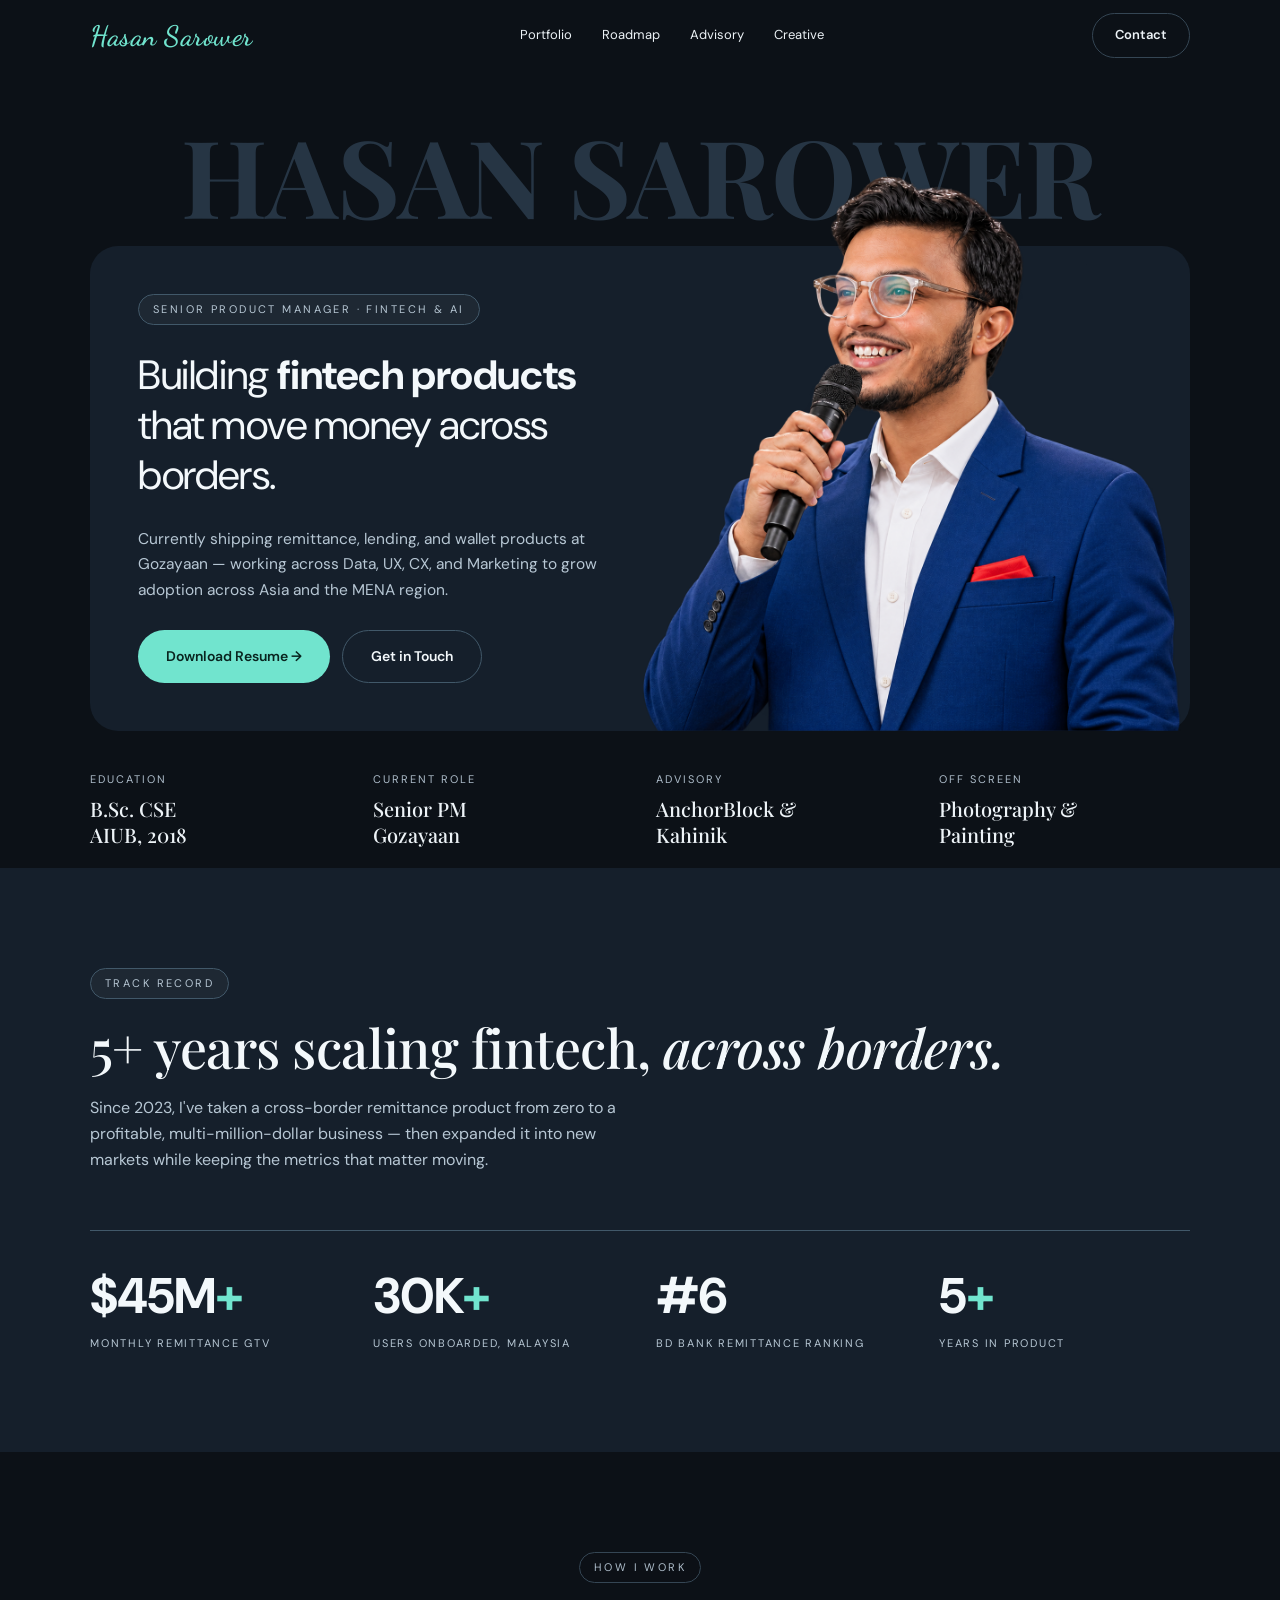
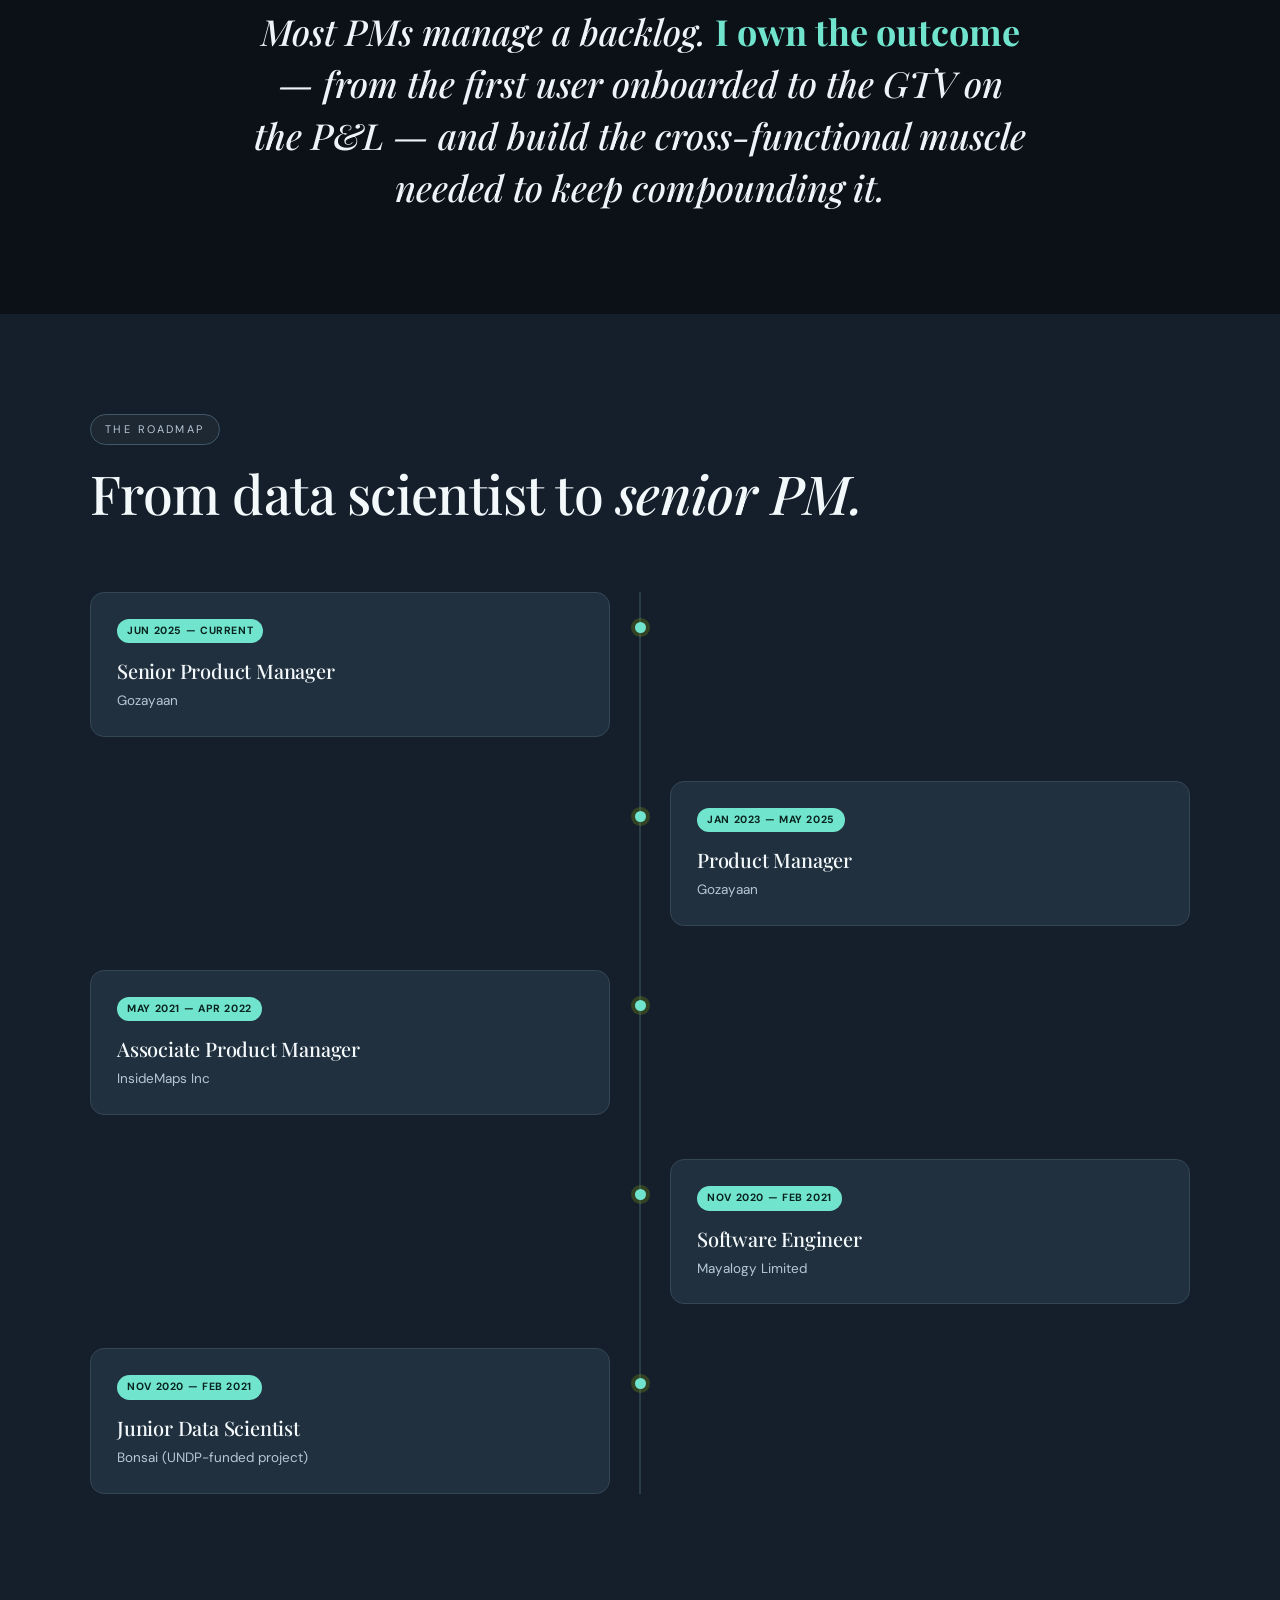
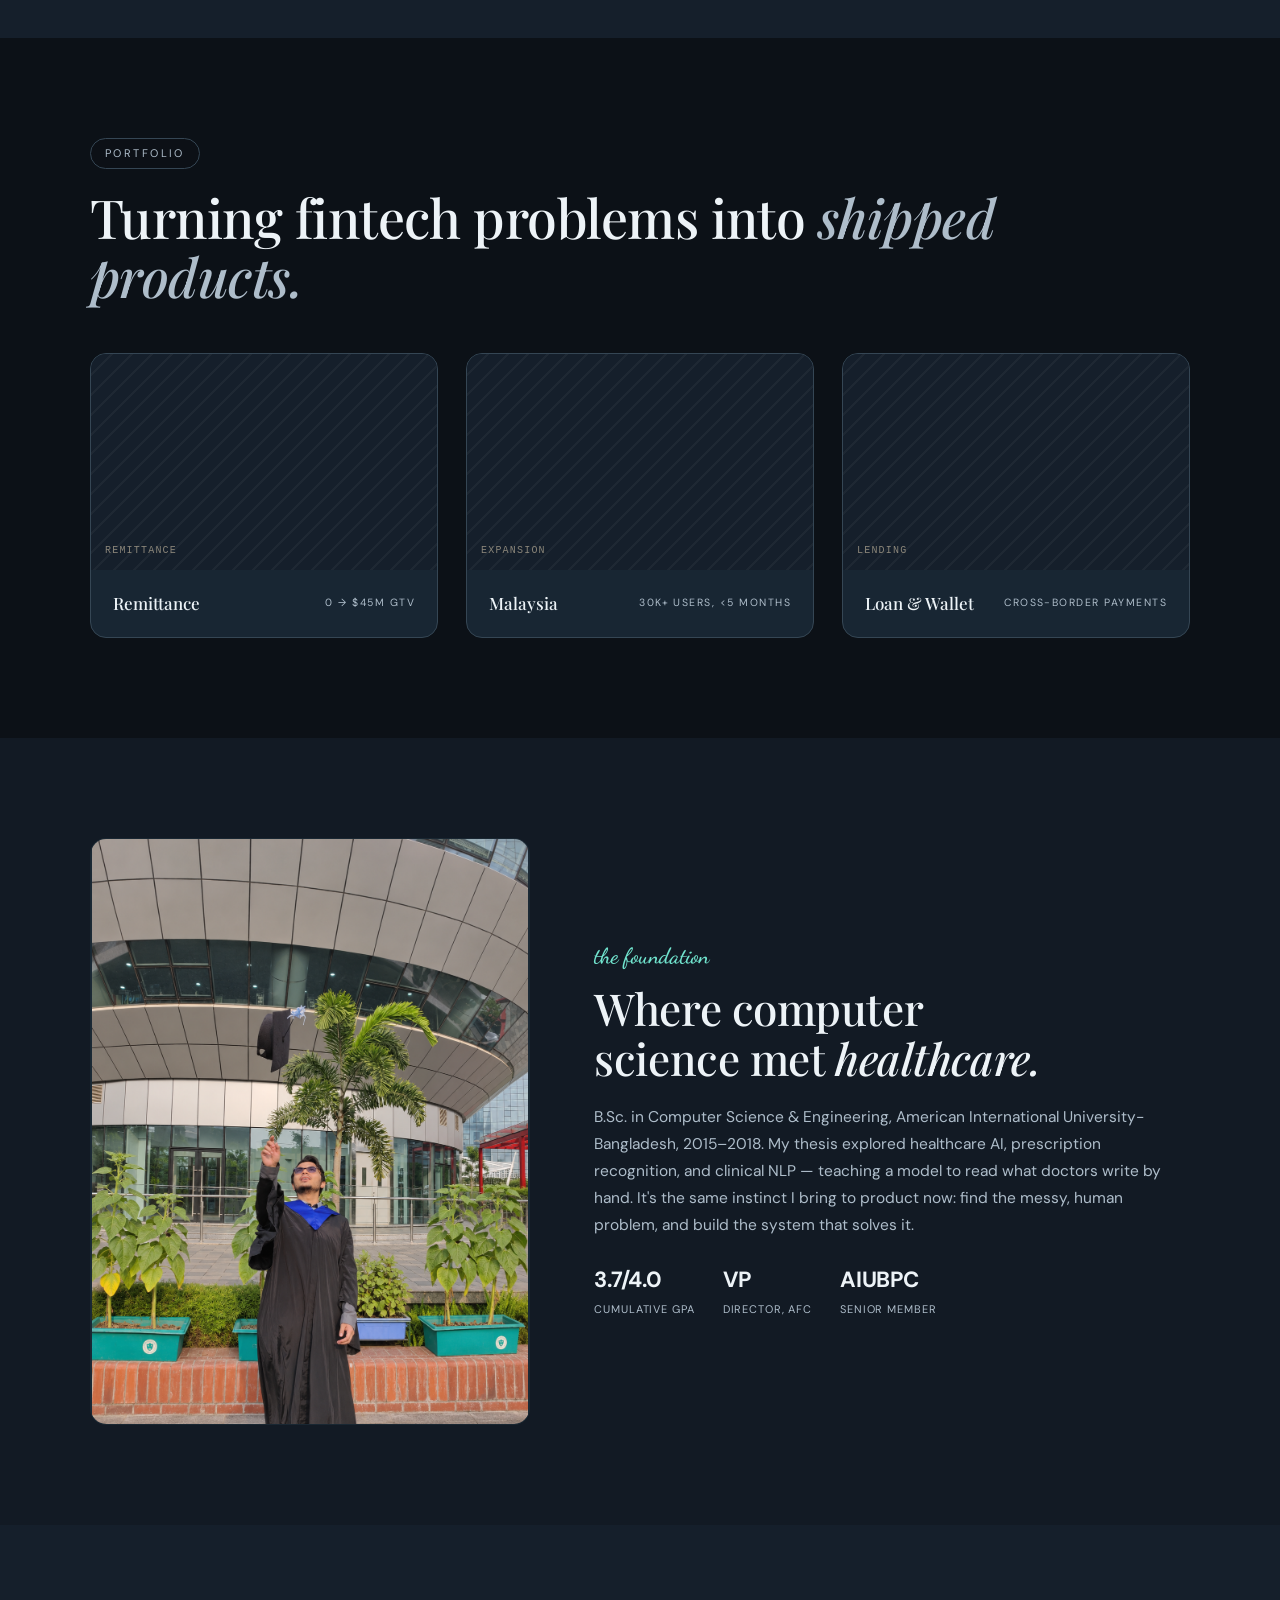
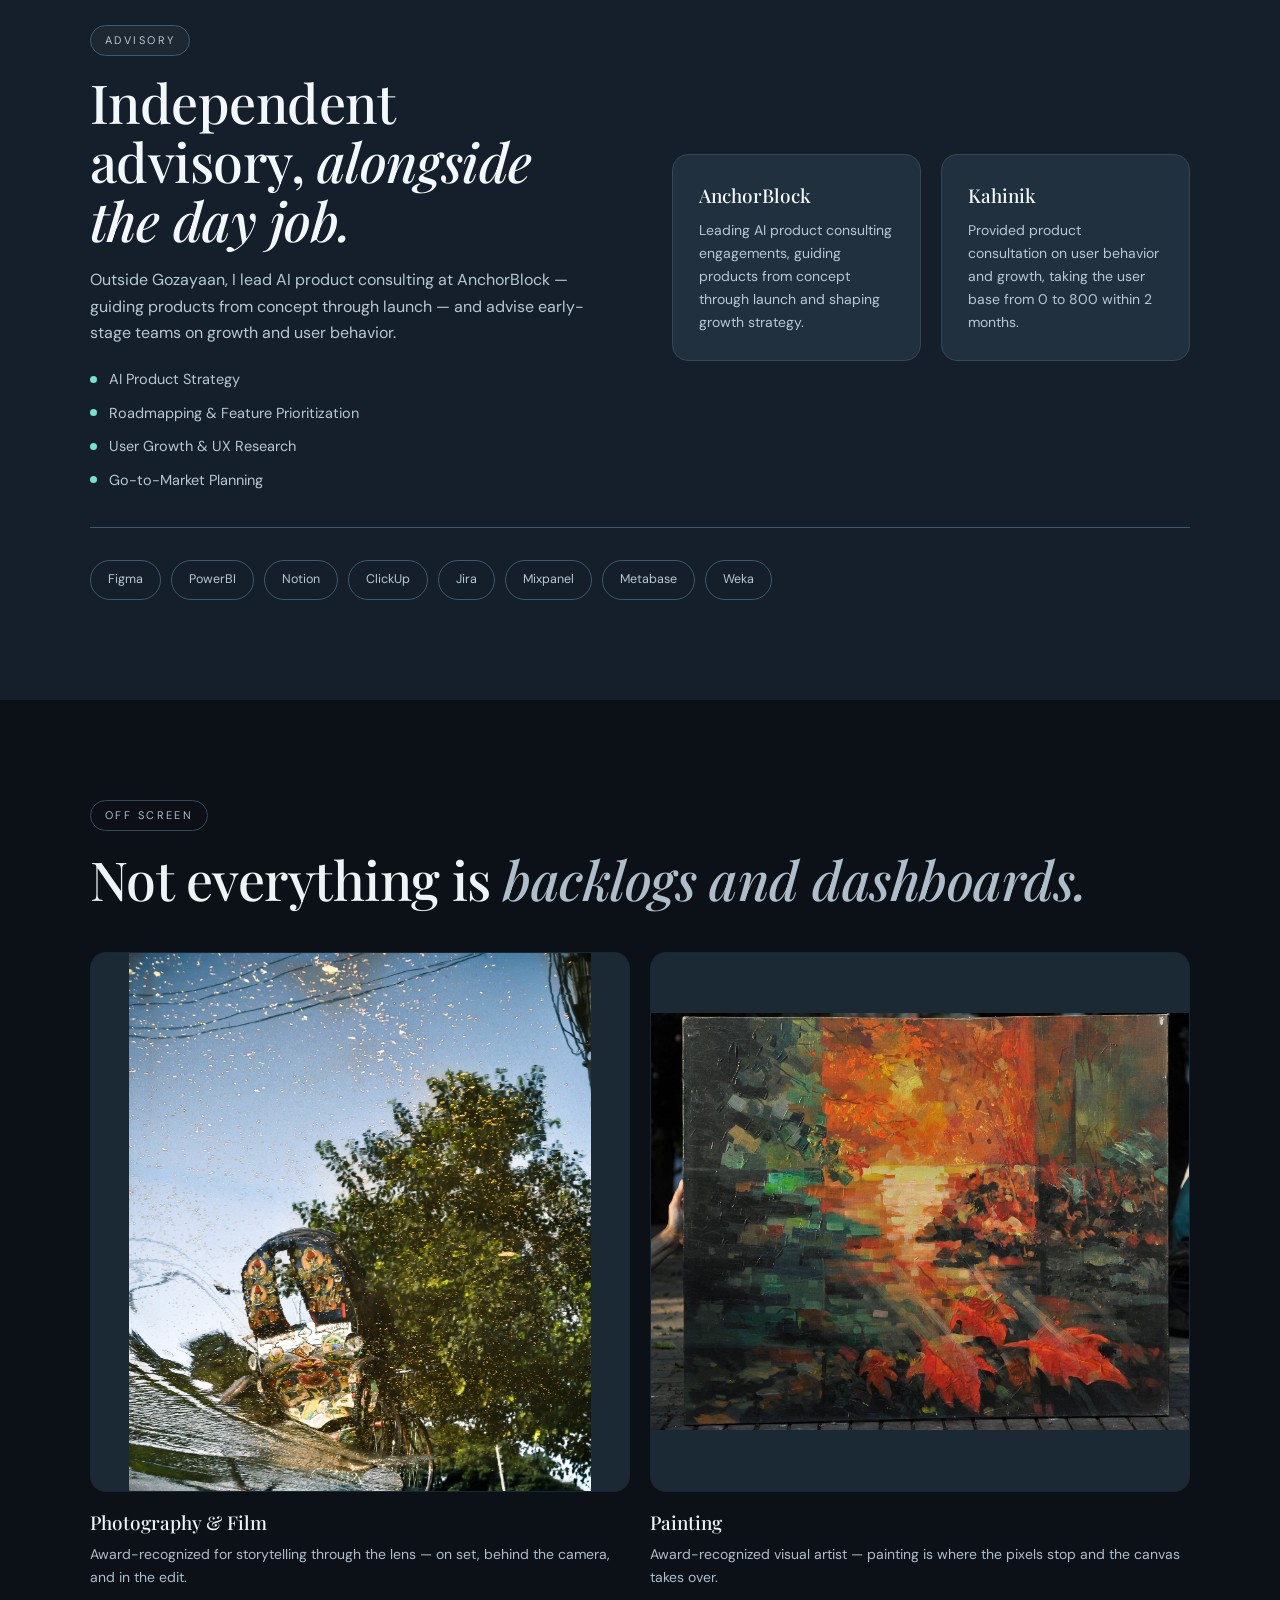
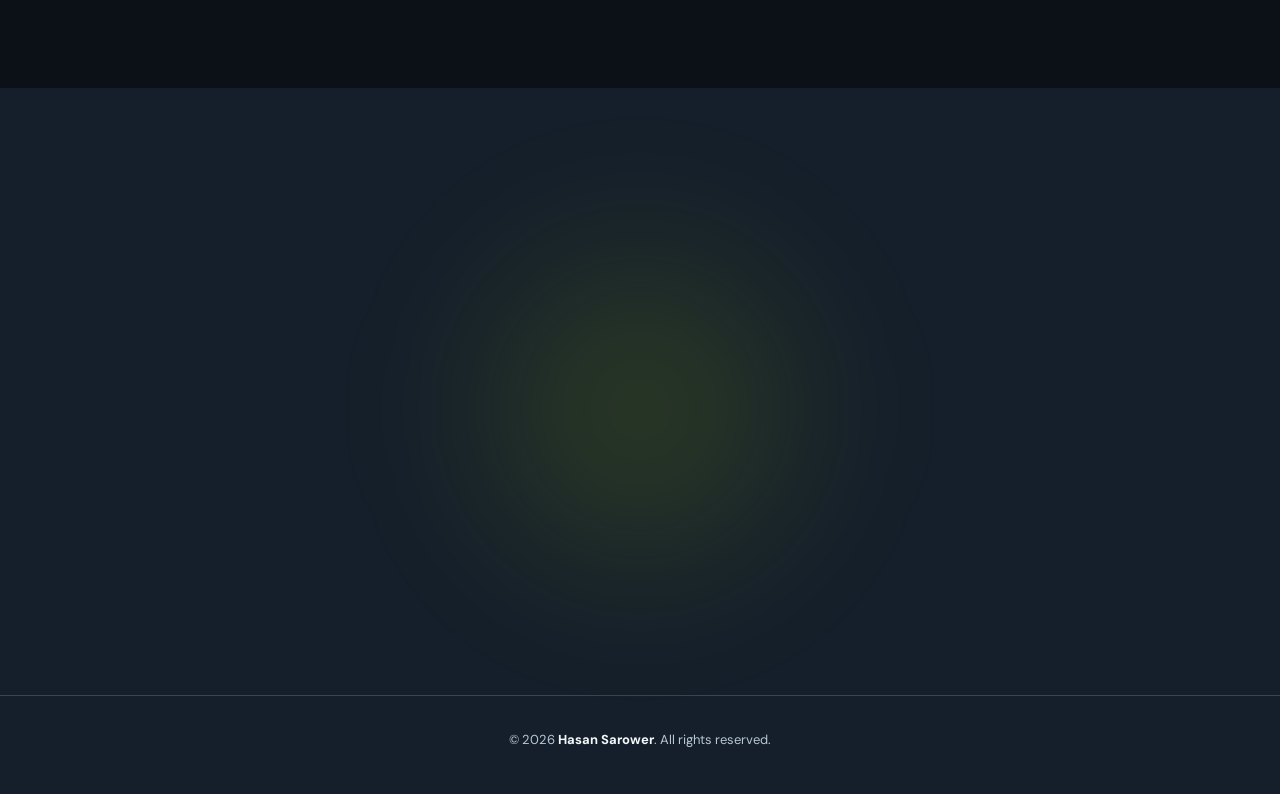
<file: index.html>
<!DOCTYPE html>
<html lang="en" data-vibe="dark">
<head>
<meta charset="UTF-8" />
<meta name="viewport" content="width=device-width, initial-scale=1" />
<title>Hasan Sarower — Senior Product Manager (Fintech &amp; AI)</title>
<meta name="description" content="Hasan Sarower — Senior Product Manager in Fintech &amp; AI. Building cross-border remittance and lending products at Gozayaan." />

<link rel="preconnect" href="https://fonts.googleapis.com" />
<link rel="preconnect" href="https://fonts.gstatic.com" crossorigin />
<link href="https://fonts.googleapis.com/css2?family=DM+Sans:ital,opsz,wght@0,9..40,400;0,9..40,500;0,9..40,600;0,9..40,700;1,9..40,400&family=Playfair+Display:ital,wght@0,400..700;1,400..700&family=Dancing+Script:wght@500..700&display=swap" rel="stylesheet" />

<style>
:root{
  --bg:#ece6d8;
  --bg-2:#e4ddcc;
  --bg-3:#dcd3bf;
  --ink:#1a1a1a;
  --ink-2:#2a2a2a;
  --muted-ink:#6b6b6b;
  --dim-ink:#8a8579;
  --card:#121212;
  --card-2:#1a1a1a;
  --card-3:#232323;
  --border:#2a2a2a;
  --border-cream:rgba(0,0,0,.08);
  --accent:#b7e401;
  --accent-ink:#161a05;
  --text:#ffffff;
  --body:#b8b8b8;
  --muted:#888;
  --logo:#7c8a4a;
  --ease:cubic-bezier(.22,1,.36,1);
}
*{box-sizing:border-box;margin:0;padding:0}
html{scroll-behavior:smooth}
html,body{background:var(--bg);color:var(--ink)}
body{font-family:'DM Sans',system-ui,sans-serif;line-height:1.55;-webkit-font-smoothing:antialiased;overflow-x:hidden}
a{color:inherit;text-decoration:none}
img{display:block;max-width:100%}
h1,h2,h3,h4,h5{font-family:'DM Sans',sans-serif}
::selection{background:var(--accent);color:var(--accent-ink)}
.container{max-width:1180px;margin:0 auto;padding:0 40px}
@media (max-width:720px){.container{padding:0 22px}}

/* ---------- NAV ---------- */
.nav{position:fixed;inset:0 0 auto 0;height:72px;z-index:50;transition:background .4s var(--ease),backdrop-filter .4s var(--ease),border-color .4s var(--ease);border-bottom:1px solid transparent}
.nav.scrolled{background:rgba(236,230,216,.9);backdrop-filter:blur(14px);-webkit-backdrop-filter:blur(14px);border-bottom-color:rgba(0,0,0,.06)}
.nav-inner{max-width:1180px;margin:0 auto;padding:0 40px;height:100%;display:flex;align-items:center;justify-content:space-between}
@media (max-width:720px){.nav-inner{padding:0 22px}}
.logo-sig{font-family:'Dancing Script',cursive;font-weight:600;color:var(--logo);font-size:28px;letter-spacing:.5px;line-height:1}
.nav-links{display:flex;gap:30px;font-size:13px;color:#3a3a3a}
.nav-links a{transition:color .25s var(--ease)}
.nav-links a:hover{color:#000}
.btn{display:inline-flex;align-items:center;gap:8px;border-radius:999px;font-size:13px;font-weight:600;padding:11px 22px;transition:transform .3s var(--ease),background .3s var(--ease),color .3s var(--ease),border-color .3s var(--ease);cursor:pointer;border:none;font-family:inherit}
.btn-primary{background:var(--accent);color:var(--accent-ink)}
.btn-primary:hover{transform:translateY(-2px);background:#c6f00a}
.btn-ghost{border:1px solid rgba(255,255,255,.24);color:#eee;background:transparent}
.btn-ghost:hover{border-color:#fff;color:#fff;transform:translateY(-2px)}
.btn-ghost-dark{border:1px solid rgba(0,0,0,.25);color:#1a1a1a;background:transparent}
.btn-ghost-dark:hover{border-color:#000;background:rgba(0,0,0,.04);transform:translateY(-2px)}
.btn-lg{padding:15px 28px;font-size:14px}
.burger{display:none;width:42px;height:42px;border-radius:999px;align-items:center;justify-content:center;border:1px solid rgba(0,0,0,.14);background:transparent}
.burger span,.burger span::before,.burger span::after{content:'';position:absolute;width:16px;height:1.5px;background:#1a1a1a}
.burger span{position:relative;display:block}
.burger span::before{top:-5px;left:0}
.burger span::after{top:5px;left:0}
.mobile-menu{position:fixed;inset:0;background:var(--bg);z-index:45;display:flex;flex-direction:column;align-items:center;justify-content:center;gap:26px;opacity:0;pointer-events:none;transition:opacity .4s var(--ease)}
.mobile-menu.open{opacity:1;pointer-events:auto}
.mobile-menu a{font-family:'Playfair Display',serif;font-size:32px;color:#1a1a1a}
@media (max-width:860px){
  .nav-links,.nav-cta{display:none}
  .burger{display:inline-flex;position:relative}
}

/* ---------- SECTIONS / TYPE ---------- */
section{padding:100px 0;position:relative}
section.alt{background:var(--bg-2)}
section.deep{background:var(--card);color:#fff}
.eyebrow{display:inline-block;font-size:11px;letter-spacing:.22em;text-transform:uppercase;color:#4a4a4a;border:1px solid rgba(0,0,0,.12);background:rgba(0,0,0,.03);padding:6px 14px;border-radius:999px}
section.deep .eyebrow{color:#aaa;border-color:rgba(255,255,255,.14);background:rgba(255,255,255,.04)}
.section-title{font-family:'Playfair Display',serif;font-weight:500;font-size:clamp(32px,4.2vw,54px);line-height:1.1;letter-spacing:-.01em;color:#1a1a1a;margin-top:18px}
section.deep .section-title{color:#fff}
.section-title em{font-style:italic;color:#6a6a6a}
section.deep .section-title em{color:#cfcfcf}
.section-sub{color:#5a5a5a;font-size:16px;max-width:540px;line-height:1.65;margin-top:18px}
section.deep .section-sub{color:#9a9a9a}

/* ---------- HERO ---------- */
.hero{padding:120px 0 0}
.hero-watermark{font-family:'Playfair Display',serif;font-weight:700;color:#d4cebe;font-size:clamp(36px,8.5vw,108px);text-transform:uppercase;letter-spacing:-.01em;white-space:nowrap;line-height:1;text-align:center;pointer-events:none;user-select:none;margin-bottom:-18px;position:relative;z-index:1}
.hero-card{position:relative;background:var(--card);border-radius:28px;display:grid;grid-template-columns:1.05fr .95fr;grid-template-areas:"copy photo";gap:0;min-height:440px;z-index:2;overflow:visible;margin-top:36px}
.hero-copy{grid-area:copy;padding:48px 30px 48px 48px;display:flex;flex-direction:column;justify-content:center;gap:26px}
.hero-copy .eyebrow{width:fit-content;color:#aaa;border-color:rgba(255,255,255,.14);background:rgba(255,255,255,.04)}
.hero-copy h1{font-weight:400;font-size:clamp(28px,3.2vw,42px);line-height:1.22;color:#fff;letter-spacing:-.01em}
.hero-copy h1 b{font-weight:700}
.hero-copy p.lede{color:var(--body);font-size:15.5px;max-width:44ch;line-height:1.65}
.hero-buttons{display:flex;gap:12px;flex-wrap:wrap}
 .hero-photo{grid-area:photo;position:relative;min-width:0;align-self:stretch}
.hero-photo img{position:absolute;right:0;bottom:0;width:calc(100% + 40px);max-width:none;height:calc(100% + 100px);object-fit:contain;object-position:center bottom}
@media (max-width:860px){
  .hero-watermark{font-size:clamp(30px,8.5vw,68px)}
  .hero-card{grid-template-columns:1fr;grid-template-areas:"photo" "copy";margin-top:70px}
  .hero-photo{height:310px}
  .hero-photo img{left:50%;right:auto;transform:translateX(-50%);width:100%;height:380px}
  .hero-copy{padding:32px 28px 36px}
}
.hero-strip{margin-top:0}
.hero-strip-inner{max-width:1180px;margin:0 auto;padding:40px 40px 20px;display:grid;grid-template-columns:repeat(4,1fr);gap:32px}
.hc .lbl{font-size:11px;letter-spacing:.18em;text-transform:uppercase;color:var(--dim-ink);margin-bottom:8px}
.hc h3{font-family:'Playfair Display',serif;font-weight:500;font-size:20px;color:#1a1a1a;line-height:1.3}
@media (max-width:860px){.hero-strip-inner{grid-template-columns:repeat(2,1fr);gap:28px 24px;padding:32px 22px}}

/* ---------- STATS ---------- */
.stats-grid{display:grid;grid-template-columns:repeat(4,1fr);gap:32px;margin-top:56px;padding-top:40px;border-top:1px solid rgba(255,255,255,.08)}
.stat .num{font-weight:700;font-size:clamp(34px,4vw,50px);color:#fff;letter-spacing:-.02em;font-variant-numeric:tabular-nums;line-height:1}
.stat .num .suf{color:var(--accent)}
.stat .lbl{margin-top:14px;font-size:11px;letter-spacing:.16em;text-transform:uppercase;color:#9a9a9a}
@media (max-width:860px){.stats-grid{grid-template-columns:repeat(2,1fr);gap:36px 24px}}

/* ---------- PHILOSOPHY ---------- */
.big-statement{max-width:780px;margin:0 auto;text-align:center}
.big-statement .quote{font-family:'Playfair Display',serif;font-weight:500;font-style:italic;font-size:clamp(24px,3vw,36px);line-height:1.45;color:#2a2a2a}
.big-statement .quote b{font-style:normal;font-weight:700;background:linear-gradient(90deg,#7e9a00,#8fae00);-webkit-background-clip:text;background-clip:text;color:transparent}

/* ---------- ROADMAP / TIMELINE ---------- */
.timeline{position:relative;margin-top:70px}
.timeline::before{content:'';position:absolute;left:50%;top:0;bottom:0;width:1px;background:rgba(255,255,255,.1);transform:translateX(-.5px)}
.tl-row{position:relative;display:grid;grid-template-columns:1fr 60px 1fr;gap:0;margin-bottom:44px}
.tl-dot{width:11px;height:11px;border-radius:999px;background:var(--accent);justify-self:center;align-self:start;margin-top:30px;box-shadow:0 0 0 4px rgba(183,228,1,.18)}
.tl-card{background:var(--card-3);border:1px solid var(--border);border-radius:14px;padding:24px 26px;transition:border-color .4s var(--ease),transform .5s var(--ease)}
.tl-card:hover{border-color:rgba(183,228,1,.25);transform:translateY(-2px)}
.tl-tag{display:inline-block;background:var(--accent);color:var(--accent-ink);font-weight:700;font-size:10.5px;letter-spacing:.06em;padding:4px 10px;border-radius:999px;margin-bottom:12px}
.tl-card h4{font-family:'Playfair Display',serif;font-weight:500;font-size:20px;color:#fff;margin-bottom:5px;letter-spacing:-.01em}
.tl-card .org{color:#bbb;font-size:13.5px}
.tl-row:nth-child(odd) .tl-card.left{grid-column:1}
.tl-row:nth-child(odd) .tl-card.right{visibility:hidden}
.tl-row:nth-child(even) .tl-card.left{visibility:hidden}
.tl-row:nth-child(even) .tl-card.right{grid-column:3}
@media (max-width:860px){
  .timeline::before{left:18px}
  .tl-row{grid-template-columns:40px 1fr;gap:0}
  .tl-dot{grid-column:1;margin-top:24px}
  .tl-row .tl-card.right{visibility:visible;grid-column:2}
  .tl-row .tl-card.left{visibility:hidden;display:none}
  .tl-row:nth-child(even) .tl-card.right{visibility:visible;display:block}
  .tl-row:nth-child(odd) .tl-card.left{display:block;visibility:visible;grid-column:2}
}

/* ---------- PORTFOLIO ---------- */
.grid-3{display:grid;grid-template-columns:repeat(3,1fr);gap:28px;margin-top:48px}
@media (max-width:860px){.grid-3{grid-template-columns:1fr}}
.project{background:#fff;border:1px solid rgba(0,0,0,.06);overflow:hidden;transition:transform .5s var(--ease),border-color .4s var(--ease),box-shadow .4s var(--ease);border-radius:16px}
.project:hover{transform:translateY(-4px);border-color:rgba(0,0,0,.12);box-shadow:0 20px 44px rgba(0,0,0,.08)}
.project .thumb{position:relative;aspect-ratio:16/10;background:var(--card);overflow:hidden}
.project .thumb .stripes{position:absolute;inset:0;background-image:repeating-linear-gradient(135deg,rgba(255,255,255,.04) 0 2px,transparent 2px 14px)}
.project .thumb::after{content:attr(data-label);position:absolute;bottom:12px;left:14px;font-family:ui-monospace,Menlo,monospace;font-size:10px;letter-spacing:.12em;color:#8a8579;text-transform:uppercase;z-index:1}
.project .overlay{position:absolute;inset:0;background:linear-gradient(180deg,rgba(0,0,0,0) 40%,rgba(0,0,0,.92));opacity:0;display:flex;align-items:flex-end;padding:22px;transition:opacity .4s var(--ease)}
.project:hover .overlay{opacity:1}
.project .overlay span{font-size:10.5px;letter-spacing:.18em;text-transform:uppercase;color:var(--accent);display:block;margin-bottom:5px}
.project .overlay h4{font-family:'Playfair Display',serif;font-size:20px;color:#fff}
.project .meta{padding:20px 22px;display:flex;align-items:center;justify-content:space-between}
.project .meta h5{font-family:'Playfair Display',serif;font-weight:500;font-size:17px;color:#1a1a1a}
.project .meta .cat{font-size:10.5px;letter-spacing:.14em;text-transform:uppercase;color:#888;text-align:right}

/* ---------- EDUCATION SPLIT ---------- */
.split{display:grid;grid-template-columns:.85fr 1.15fr;gap:64px;align-items:center}
@media (max-width:860px){.split{grid-template-columns:1fr;gap:36px}}
.img-ph{aspect-ratio:4/3;background:var(--bg-3);position:relative;overflow:hidden;border-radius:16px;border:1px solid rgba(0,0,0,.06)}
.img-ph .stripes{position:absolute;inset:0;background-image:repeating-linear-gradient(135deg,rgba(0,0,0,.045) 0 2px,transparent 2px 14px)}
.img-ph::after{content:attr(data-label);position:absolute;bottom:14px;left:16px;font-family:ui-monospace,Menlo,monospace;font-size:10.5px;letter-spacing:.12em;color:var(--dim-ink);text-transform:uppercase}
.sec-label{display:inline-flex;align-items:center;gap:8px;font-family:'Dancing Script',cursive;font-weight:600;color:var(--logo);font-size:22px;line-height:1;margin-bottom:16px}
.display-h{font-family:'Playfair Display',serif;font-weight:500;font-size:clamp(30px,3.6vw,44px);line-height:1.15;letter-spacing:-.01em;color:#1a1a1a;text-wrap:balance}
.edu-body p{color:#5a5a5a;font-size:15.5px;line-height:1.75;margin-top:20px;max-width:52ch}
.edu-meta{margin-top:24px;display:flex;gap:28px;flex-wrap:wrap}
.edu-meta div .n{font-weight:700;font-size:22px;color:#1a1a1a;letter-spacing:-.01em}
.edu-meta div .t{font-size:11px;color:#6a6a6a;margin-top:3px;letter-spacing:.08em;text-transform:uppercase}

/* ---------- ADVISORY ---------- */
.bullet-list{margin-top:22px;display:flex;flex-direction:column;gap:11px}
.bullet-list li{display:flex;align-items:center;gap:12px;color:#c4c4c4;list-style:none;font-size:14.5px}
.bullet-list li::before{content:'';width:7px;height:7px;border-radius:999px;background:var(--accent);flex-shrink:0}
.grid-2{display:grid;grid-template-columns:repeat(2,1fr);gap:20px;margin-top:20px}
@media (max-width:860px){.grid-2{grid-template-columns:1fr}}
.adv-card{background:var(--card-3);border:1px solid var(--border);border-radius:16px;padding:26px;transition:border-color .3s var(--ease),transform .3s var(--ease)}
.adv-card:hover{border-color:rgba(183,228,1,.25);transform:translateY(-3px)}
.adv-card h4{font-family:'Playfair Display',serif;font-weight:500;font-size:19px;color:#fff;margin-bottom:8px}
.adv-card p{color:#999;font-size:14px;line-height:1.65}
.pill-row{display:flex;flex-wrap:wrap;gap:10px;margin-top:36px;padding-top:32px;border-top:1px solid rgba(255,255,255,.08)}
.pill{border-radius:999px;font-size:12.5px;padding:9px 17px;border:1px solid rgba(255,255,255,.16);color:#bbb}

/* ---------- CREATIVE / OFF SCREEN ---------- */
.grid-2-sq{display:grid;grid-template-columns:1fr 1fr;gap:20px;margin-top:44px}
@media (max-width:860px){.grid-2-sq{grid-template-columns:1fr}}
.grid-2-sq .img-ph{aspect-ratio:1/1}
.grid-2-sq .cap{margin-top:16px}
.grid-2-sq .cap h4{font-family:'Playfair Display',serif;font-weight:500;font-size:19px;color:#1a1a1a;margin-bottom:6px}
.grid-2-sq .cap p{color:#6a6a6a;font-size:14px;line-height:1.6}

/* ---------- CONTACT ---------- */
.contact-wrap{position:relative}
.contact-glow{position:absolute;left:50%;top:10%;width:520px;height:520px;transform:translateX(-50%);background:radial-gradient(circle,rgba(183,228,1,.16) 0%,rgba(183,228,1,0) 62%);filter:blur(60px);pointer-events:none;z-index:0}
.contact-grid{display:grid;grid-template-columns:.62fr 1.38fr;gap:44px;align-items:center;position:relative;z-index:1}
@media (max-width:860px){.contact-grid{grid-template-columns:1fr;gap:36px;text-align:center}}
.contact-portrait{position:relative;width:100%;aspect-ratio:4/5;max-width:300px;border-radius:20px;overflow:hidden;border:1px solid rgba(255,255,255,.08);box-shadow:0 28px 70px rgba(0,0,0,.4)}
.contact-portrait img{width:100%;height:100%;object-fit:cover}
.contact-portrait .ph-fallback{position:absolute;inset:0;display:flex;align-items:center;justify-content:center;color:#555;font-size:12px;letter-spacing:.1em;text-transform:uppercase;background:linear-gradient(160deg,#1c1c1c,#0c0c0c)}
@media (max-width:860px){.contact-portrait{margin:0 auto}}
.big-h{font-family:'Playfair Display',serif;font-weight:500;font-size:clamp(34px,4.6vw,58px);line-height:1.1;letter-spacing:-.02em;color:#fff;text-wrap:balance}
.big-h .green{background:linear-gradient(90deg,#b7e401,#e2ff5a);-webkit-background-clip:text;background-clip:text;color:transparent}
.contact-sub{color:#9a9a9a;max-width:480px;margin-top:18px;font-size:15.5px}
.contact-details{margin-top:30px;display:flex;flex-direction:column;gap:6px}
.contact-details a,.contact-details span{color:#ccc;font-size:14.5px}
.contact-buttons{display:flex;gap:12px;flex-wrap:wrap;margin-top:30px}
@media (max-width:860px){.contact-buttons{justify-content:center}.contact-details{align-items:center}}

.foot{text-align:center;color:var(--dim-ink);font-size:13px;padding:34px 0 44px;background:var(--card);border-top:1px solid var(--border)}
.foot b{color:#ccc}

/* ---------- reveal ---------- */
.reveal{opacity:0;transform:translateY(20px);transition:opacity .8s var(--ease),transform .8s var(--ease)}
.reveal.in{opacity:1;transform:none}
@media (prefers-reduced-motion:reduce){.reveal{opacity:1;transform:none;transition:none}}
:focus-visible{outline:2px solid var(--accent);outline-offset:3px;border-radius:6px}
</style>
<link rel="stylesheet" href="assets/vibe.css?v=dark-only-3" />
</head>
<body>

<nav class="nav" id="nav">
  <div class="nav-inner">
    <a class="logo-sig" href="#top">Hasan Sarower</a>
    <div class="nav-links">
      <a href="#work">Portfolio</a>
      <a href="#roadmap">Roadmap</a>
      <a href="#advisory">Advisory</a>
      <a href="#creative">Creative</a>
    </div>
    <div class="nav-actions">
      <a class="btn btn-ghost-dark nav-cta" href="#contact">Contact</a>
    </div>
    <button class="burger" id="burger" aria-label="Open menu"><span></span></button>
  </div>
</nav>

<div class="mobile-menu" id="mobileMenu">
  <a href="#work">Portfolio</a>
  <a href="#roadmap">Roadmap</a>
  <a href="#advisory">Advisory</a>
  <a href="#creative">Creative</a>
  <a href="#contact">Contact</a>
</div>

<!-- HERO -->
<header id="top" class="hero">
  <div class="container">
    <p class="hero-watermark reveal">HASAN SAROWER</p>
    <div class="hero-card reveal">
      <div class="hero-copy">
        <span class="eyebrow">Senior Product Manager · Fintech &amp; AI</span>
        <h1>Building <b>fintech products</b> that move money across borders.</h1>
        <p class="lede">Currently shipping remittance, lending, and wallet products at Gozayaan — working across Data, UX, CX, and Marketing to grow adoption across Asia and the MENA region.</p>
        <div class="hero-buttons">
          <a class="btn btn-primary btn-lg" href="assets/documents/Hasan_Portfolio_Resume.pdf" download="Hasan_Portfolio_Resume.pdf">Download Resume →</a>
          <a class="btn btn-ghost btn-lg" href="#contact">Get in Touch</a>
        </div>
      </div>
      <div class="hero-photo">
        <img src="assets/images/hasan-sarower-cutout.png" alt="Hasan Sarower portrait" />
      </div>
    </div>
  </div>
  <div class="hero-strip">
    <div class="hero-strip-inner">
      <div class="hc reveal"><p class="lbl">Education</p><h3>B.Sc. CSE<br/>AIUB, 2018</h3></div>
      <div class="hc reveal"><p class="lbl">Current Role</p><h3>Senior PM<br/>Gozayaan</h3></div>
      <div class="hc reveal"><p class="lbl">Advisory</p><h3>AnchorBlock &amp;<br/>Kahinik</h3></div>
      <div class="hc reveal"><p class="lbl">Off Screen</p><h3>Photography &amp;<br/>Painting</h3></div>
    </div>
  </div>
</header>

<!-- TRACK RECORD -->
<section class="deep">
  <div class="container">
    <p class="eyebrow reveal">Track Record</p>
    <h2 class="section-title reveal">5+ years scaling fintech, <em>across borders.</em></h2>
    <p class="section-sub reveal">Since 2023, I've taken a cross-border remittance product from zero to a profitable, multi-million-dollar business — then expanded it into new markets while keeping the metrics that matter moving.</p>
    <div class="stats-grid">
      <div class="stat reveal"><div class="num">$45M<span class="suf">+</span></div><div class="lbl">Monthly Remittance GTV</div></div>
      <div class="stat reveal"><div class="num">30K<span class="suf">+</span></div><div class="lbl">Users Onboarded, Malaysia</div></div>
      <div class="stat reveal"><div class="num">#6</div><div class="lbl">BD Bank Remittance Ranking</div></div>
      <div class="stat reveal"><div class="num">5<span class="suf">+</span></div><div class="lbl">Years in Product</div></div>
    </div>
  </div>
</section>

<!-- PHILOSOPHY -->
<section>
  <div class="container">
    <div class="big-statement reveal">
      <p class="eyebrow">How I Work</p>
      <p class="quote" style="margin-top:22px">Most PMs manage a backlog. <b>I own the outcome</b> — from the first user onboarded to the GTV on the P&amp;L — and build the cross-functional muscle needed to keep compounding it.</p>
    </div>
  </div>
</section>

<!-- ROADMAP -->
<section id="roadmap" class="deep">
  <div class="container">
    <p class="eyebrow reveal">The Roadmap</p>
    <h2 class="section-title reveal">From data scientist to <em>senior PM.</em></h2>
    <div class="timeline">
      <div class="tl-row">
        <div class="tl-card left reveal">
          <span class="tl-tag">JUN 2025 — CURRENT</span>
          <h4>Senior Product Manager</h4>
          <p class="org">Gozayaan</p>
        </div>
        <div class="tl-dot"></div>
        <div class="tl-card right"></div>
      </div>
      <div class="tl-row">
        <div class="tl-card left"></div>
        <div class="tl-dot"></div>
        <div class="tl-card right reveal">
          <span class="tl-tag">JAN 2023 — MAY 2025</span>
          <h4>Product Manager</h4>
          <p class="org">Gozayaan</p>
        </div>
      </div>
      <div class="tl-row">
        <div class="tl-card left reveal">
          <span class="tl-tag">MAY 2021 — APR 2022</span>
          <h4>Associate Product Manager</h4>
          <p class="org">InsideMaps Inc</p>
        </div>
        <div class="tl-dot"></div>
        <div class="tl-card right"></div>
      </div>
      <div class="tl-row">
        <div class="tl-card left"></div>
        <div class="tl-dot"></div>
        <div class="tl-card right reveal">
          <span class="tl-tag">NOV 2020 — FEB 2021</span>
          <h4>Software Engineer</h4>
          <p class="org">Mayalogy Limited</p>
        </div>
      </div>
      <div class="tl-row">
        <div class="tl-card left reveal">
          <span class="tl-tag">NOV 2020 — FEB 2021</span>
          <h4>Junior Data Scientist</h4>
          <p class="org">Bonsai (UNDP-funded project)</p>
        </div>
        <div class="tl-dot"></div>
        <div class="tl-card right"></div>
      </div>
    </div>
  </div>
</section>

<!-- PORTFOLIO -->
<section id="work">
  <div class="container">
    <p class="eyebrow reveal">Portfolio</p>
    <h2 class="section-title reveal">Turning fintech problems into <em>shipped products.</em></h2>
    <div class="grid-3">
      <a class="project reveal" href="#">
        <div class="thumb" data-label="Remittance"><div class="stripes"></div>
          <div class="overlay"><div><span>Fintech · 2023–Present</span><h4>Remittance, Gozayaan</h4></div></div>
        </div>
        <div class="meta"><h5>Remittance</h5><span class="cat">0 → $45M GTV</span></div>
      </a>
      <a class="project reveal" href="#">
        <div class="thumb" data-label="Expansion"><div class="stripes"></div>
          <div class="overlay"><div><span>Growth · 2025</span><h4>Malaysia Expansion</h4></div></div>
        </div>
        <div class="meta"><h5>Malaysia</h5><span class="cat">30K+ users, &lt;5 months</span></div>
      </a>
      <a class="project reveal" href="#">
        <div class="thumb" data-label="Lending"><div class="stripes"></div>
          <div class="overlay"><div><span>Fintech · In Progress</span><h4>Loan &amp; Wallet Suite</h4></div></div>
        </div>
        <div class="meta"><h5>Loan &amp; Wallet</h5><span class="cat">Cross-border payments</span></div>
      </a>
    </div>
  </div>
</section>

<!-- EDUCATION -->
<section class="alt">
  <div class="container">
    <div class="split">
      <div class="img-ph reveal" style="aspect-ratio:3/4"><img src="assets/images/hasan-sarower-graduation.png" alt="Hasan Sarower tossing his graduation cap at AIUB" loading="lazy" style="width:100%;height:100%;object-fit:contain" /></div>
      <div class="reveal">
        <p class="sec-label">the foundation</p>
        <h2 class="display-h">Where computer science met <em>healthcare.</em></h2>
        <div class="edu-body">
          <p>B.Sc. in Computer Science &amp; Engineering, American International University-Bangladesh, 2015–2018. My thesis explored healthcare AI, prescription recognition, and clinical NLP — teaching a model to read what doctors write by hand. It's the same instinct I bring to product now: find the messy, human problem, and build the system that solves it.</p>
        </div>
        <div class="edu-meta">
          <div><div class="n">3.7/4.0</div><div class="t">Cumulative GPA</div></div>
          <div><div class="n">VP</div><div class="t">Director, AFC</div></div>
          <div><div class="n">AIUBPC</div><div class="t">Senior Member</div></div>
        </div>
      </div>
    </div>
  </div>
</section>

<!-- ADVISORY -->
<section id="advisory" class="deep">
  <div class="container">
    <div class="split" style="grid-template-columns:1fr 1fr">
      <div class="reveal">
        <p class="eyebrow">Advisory</p>
        <h2 class="section-title" style="margin-top:16px">Independent advisory, <em>alongside the day job.</em></h2>
        <p class="section-sub">Outside Gozayaan, I lead AI product consulting at AnchorBlock — guiding products from concept through launch — and advise early-stage teams on growth and user behavior.</p>
        <ul class="bullet-list">
          <li>AI Product Strategy</li>
          <li>Roadmapping &amp; Feature Prioritization</li>
          <li>User Growth &amp; UX Research</li>
          <li>Go-to-Market Planning</li>
        </ul>
      </div>
      <div class="grid-2 reveal" style="margin-top:0;align-content:start">
        <div class="adv-card">
          <h4>AnchorBlock</h4>
          <p>Leading AI product consulting engagements, guiding products from concept through launch and shaping growth strategy.</p>
        </div>
        <div class="adv-card">
          <h4>Kahinik</h4>
          <p>Provided product consultation on user behavior and growth, taking the user base from 0 to 800 within 2 months.</p>
        </div>
      </div>
    </div>
    <div class="pill-row reveal">
      <span class="pill">Figma</span>
      <span class="pill">PowerBI</span>
      <span class="pill">Notion</span>
      <span class="pill">ClickUp</span>
      <span class="pill">Jira</span>
      <span class="pill">Mixpanel</span>
      <span class="pill">Metabase</span>
      <span class="pill">Weka</span>
    </div>
  </div>
</section>

<!-- CREATIVE / OFF SCREEN -->
<section id="creative">
  <div class="container">
    <p class="eyebrow reveal">Off Screen</p>
    <h2 class="section-title reveal">Not everything is <em>backlogs and dashboards.</em></h2>
    <div class="grid-2-sq">
      <div class="reveal">
        <div class="img-ph"><img src="assets/images/deep-into-the-blue-of-dhaka-city.jpg" alt="Deep into the Blue of Dhaka City — a reflection of a rickshaw, trees, and blue sky in water" loading="lazy" style="position:absolute;inset:0;width:100%;height:100%;object-fit:contain" /></div>
        <div class="cap"><h4>Photography &amp; Film</h4><p>Award-recognized for storytelling through the lens — on set, behind the camera, and in the edit.</p></div>
      </div>
      <div class="reveal">
        <div class="img-ph"><img src="assets/images/hasan-sarower-painting.jpg" alt="Abstract painting in orange, green, and charcoal tones by Hasan Sarower" loading="lazy" style="position:absolute;inset:0;width:100%;height:100%;object-fit:contain" /></div>
        <div class="cap"><h4>Painting</h4><p>Award-recognized visual artist — painting is where the pixels stop and the canvas takes over.</p></div>
      </div>
    </div>
  </div>
</section>

<!-- CONTACT -->
<section id="contact" class="deep contact-wrap">
  <div class="contact-glow"></div>
  <div class="container">
    <div class="contact-grid">
      <div class="contact-portrait reveal">
        <img src="assets/images/hasan-sarower-contact.jpg" alt="Hasan Sarower standing beside a car" loading="lazy" style="object-position:center top" />
      </div>
      <div class="reveal" style="text-align:left">
        <p class="eyebrow">Let's Connect</p>
        <h2 class="big-h" style="margin-top:18px">Got a product worth <span class="green">building</span>? Let's talk.</h2>
        <p class="contact-sub">Whether it's product strategy, growth, or AI — I'm one conversation away.</p>
        <div class="contact-details">
          <a href="mailto:hasansarower777@gmail.com">hasansarower777@gmail.com</a>
          <span>+880 1757 049684 · Dhaka, BD</span>
        </div>
        <div class="contact-buttons">
          <a class="btn btn-primary btn-lg" href="https://wa.me/8801757049684" target="_blank" rel="noopener noreferrer" aria-label="Chat with Hasan on WhatsApp at +880 1757 049684">Chat on WhatsApp ↗</a>
          <a class="btn btn-ghost btn-lg" href="https://www.linkedin.com/in/hasan-sarower/" target="_blank" rel="noopener noreferrer">LinkedIn ↗</a>
        </div>
      </div>
    </div>
  </div>
</section>

<div class="foot">© <span id="yr"></span> <b>Hasan Sarower</b>. All rights reserved.</div>

<script>
  document.getElementById('yr').textContent = new Date().getFullYear();

  const nav = document.getElementById('nav');
  window.addEventListener('scroll', () => {
    nav.classList.toggle('scrolled', window.scrollY > 12);
  });

  const burger = document.getElementById('burger');
  const mmenu = document.getElementById('mobileMenu');
  burger.addEventListener('click', () => mmenu.classList.toggle('open'));
  mmenu.querySelectorAll('a').forEach(a => a.addEventListener('click', () => mmenu.classList.remove('open')));

  const io = new IntersectionObserver((entries) => {
    entries.forEach(e => { if (e.isIntersecting) { e.target.classList.add('in'); io.unobserve(e.target); } });
  }, { threshold: .12 });
  document.querySelectorAll('.reveal').forEach(el => io.observe(el));
</script>
</body>
</html>
</file>
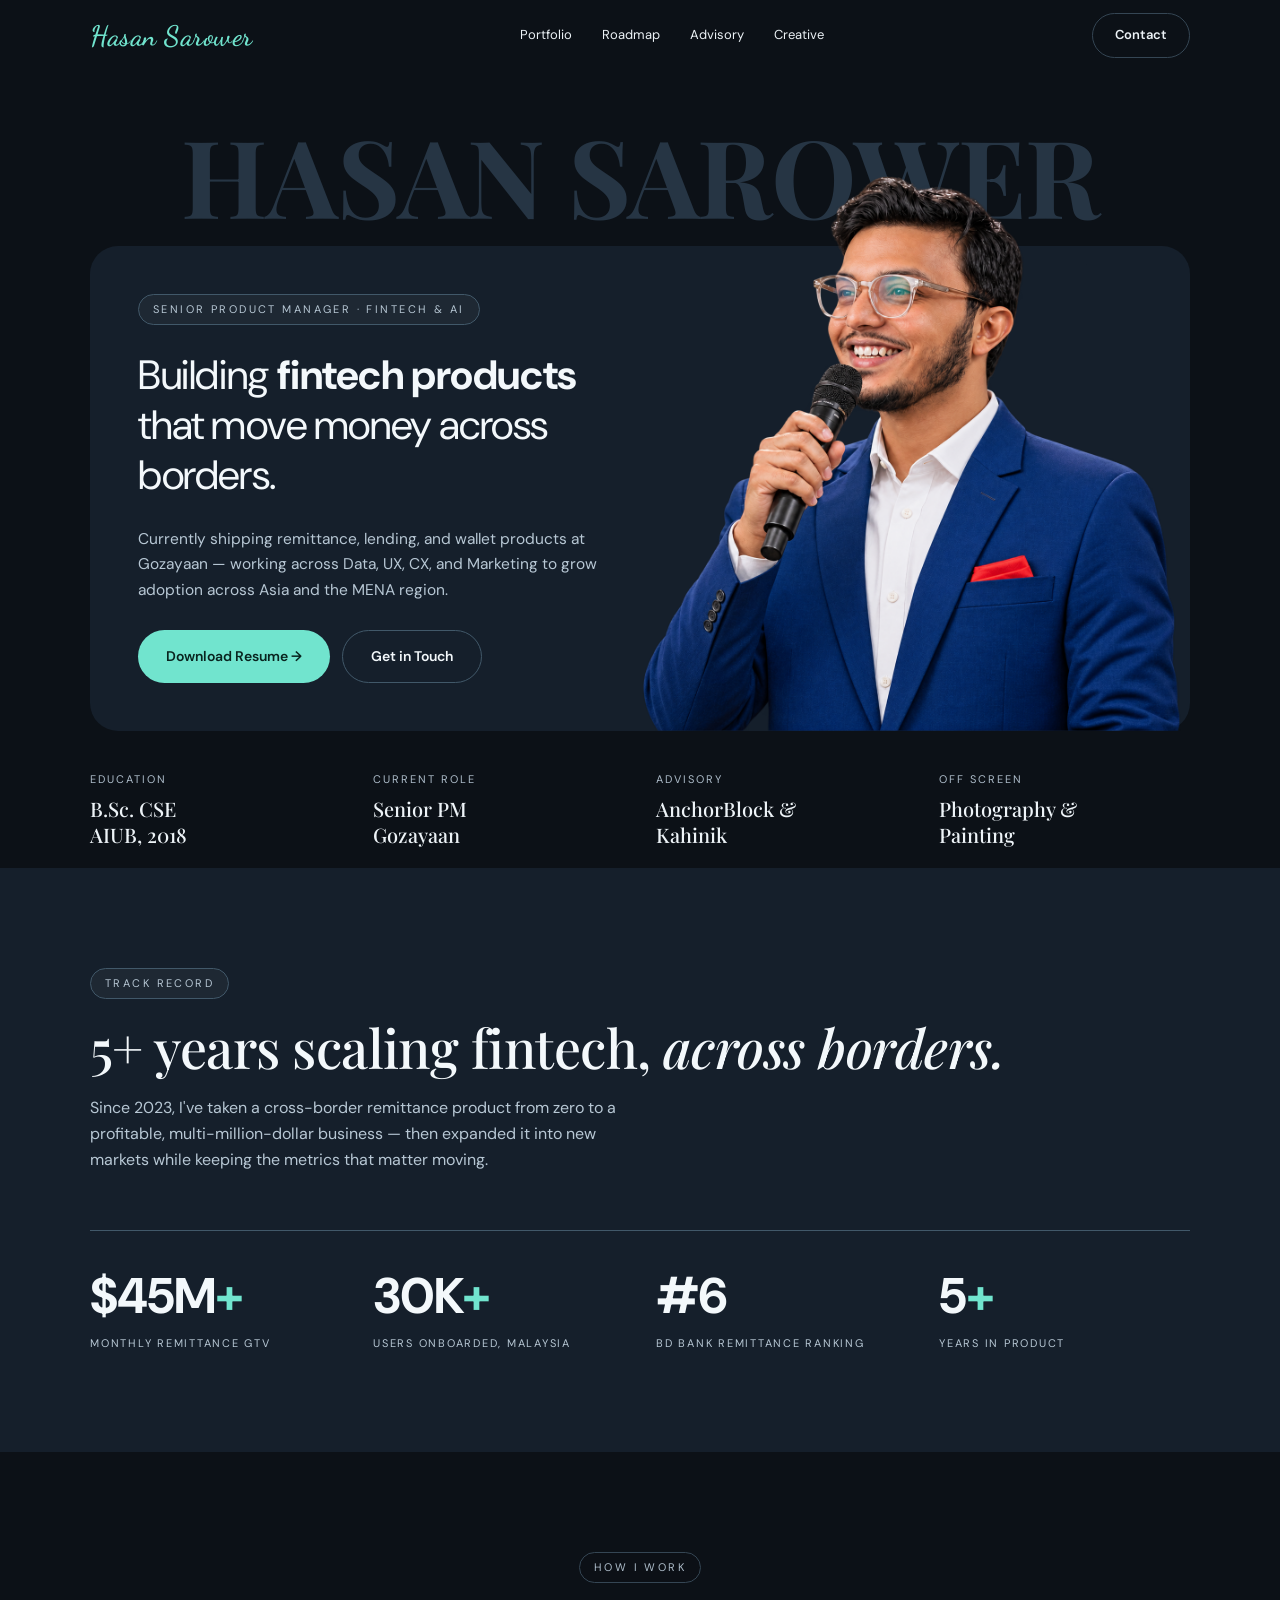
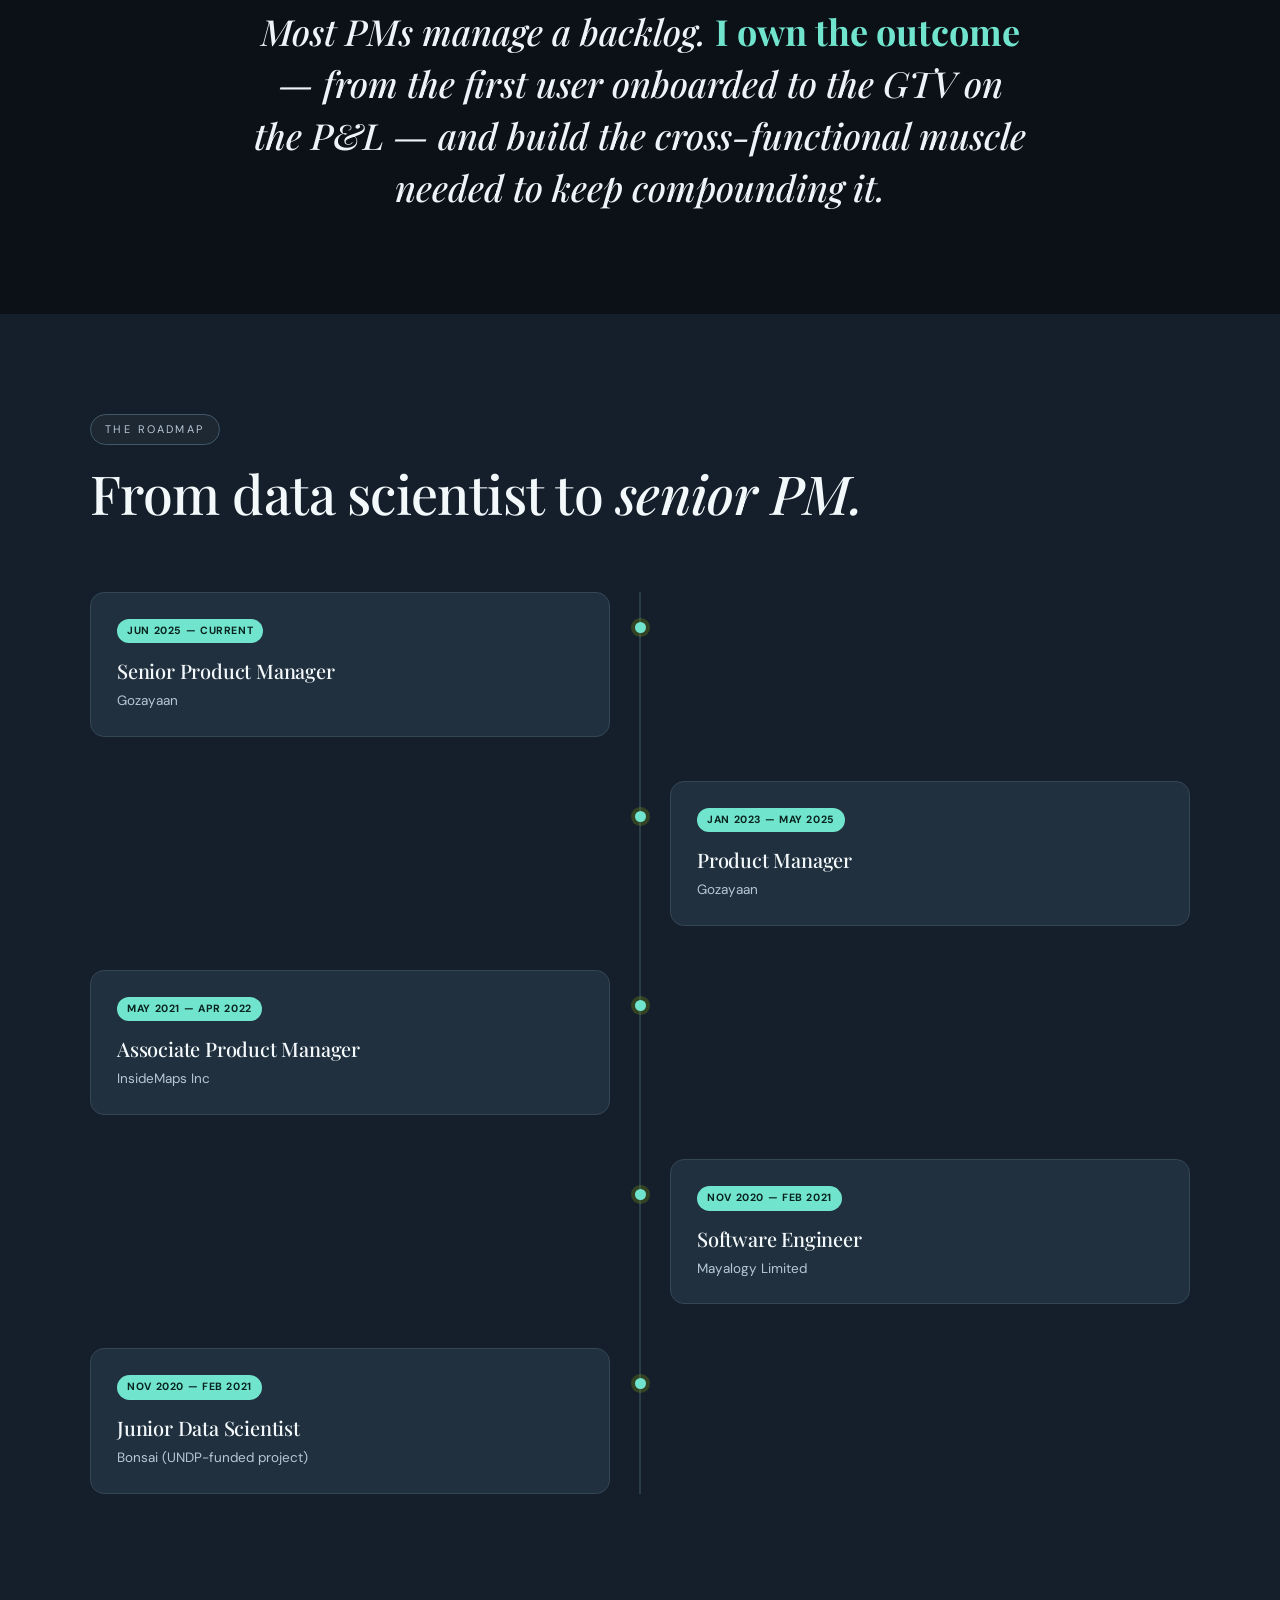
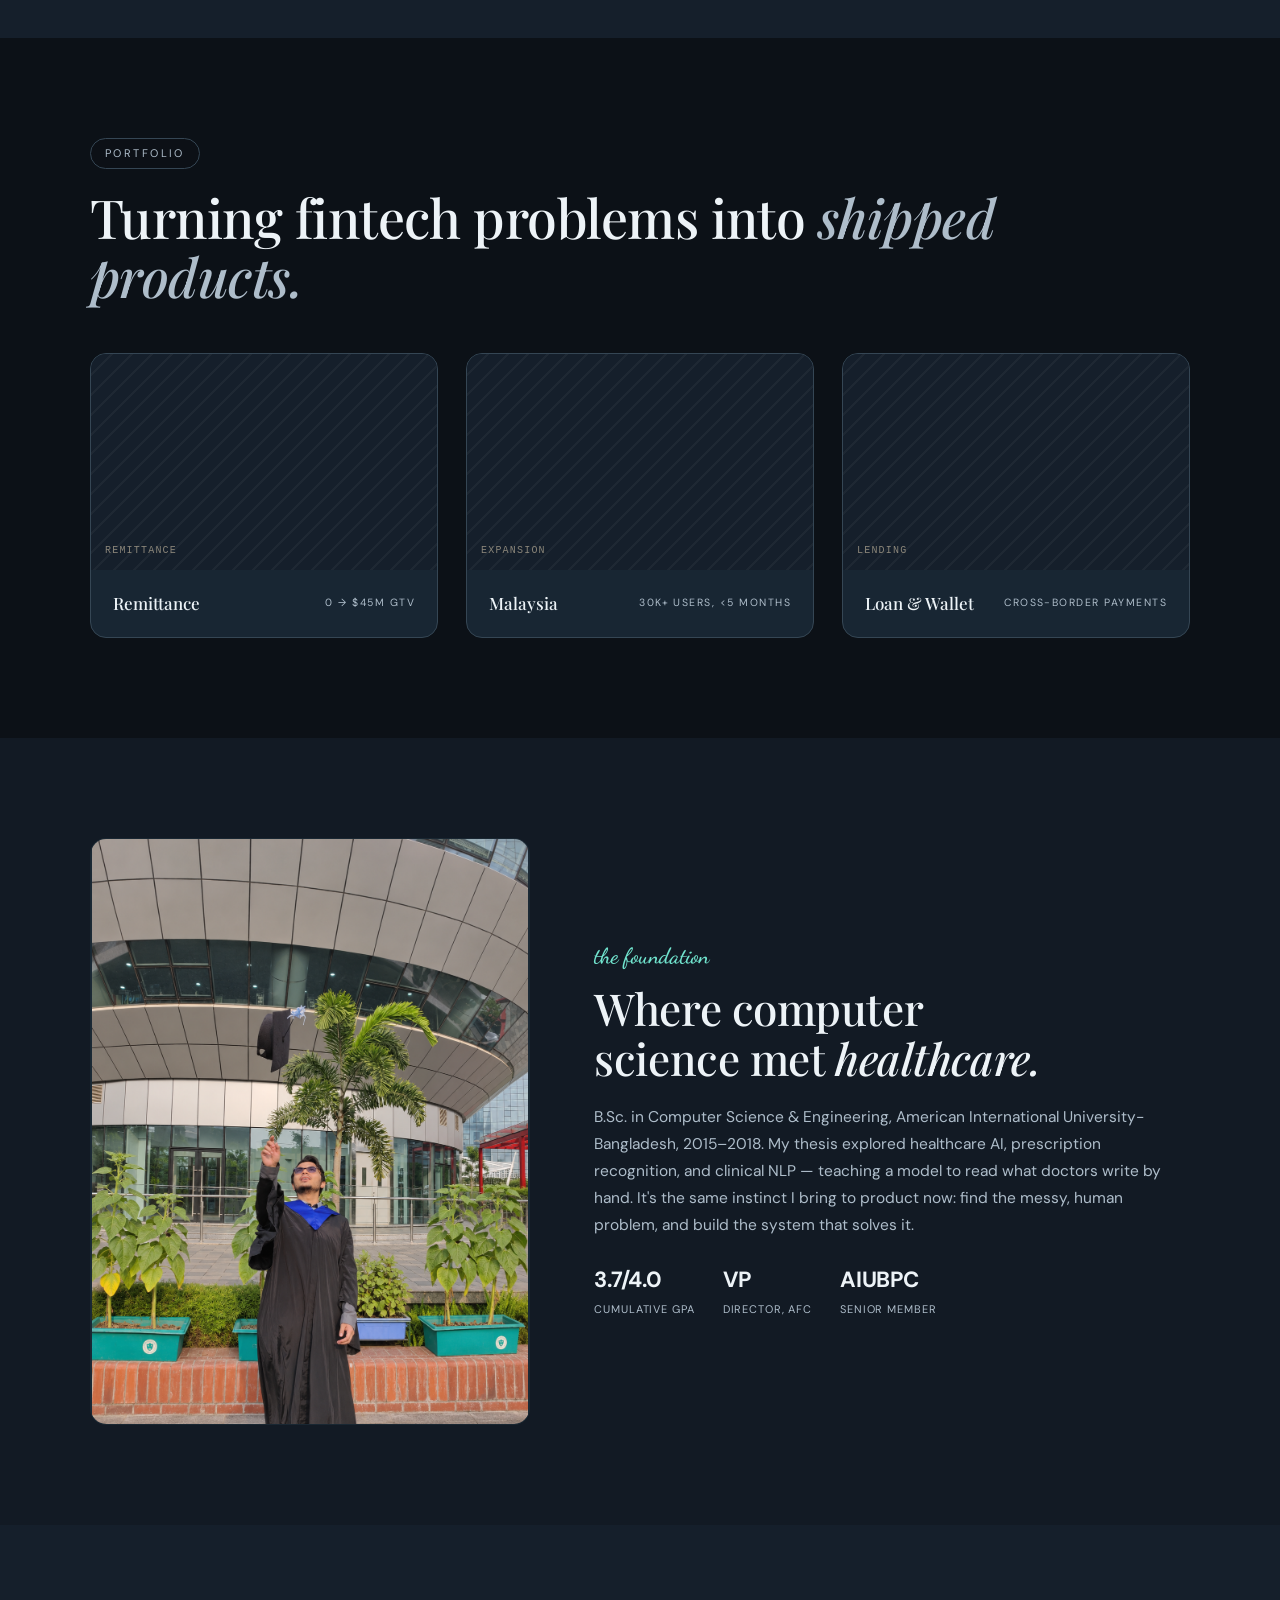
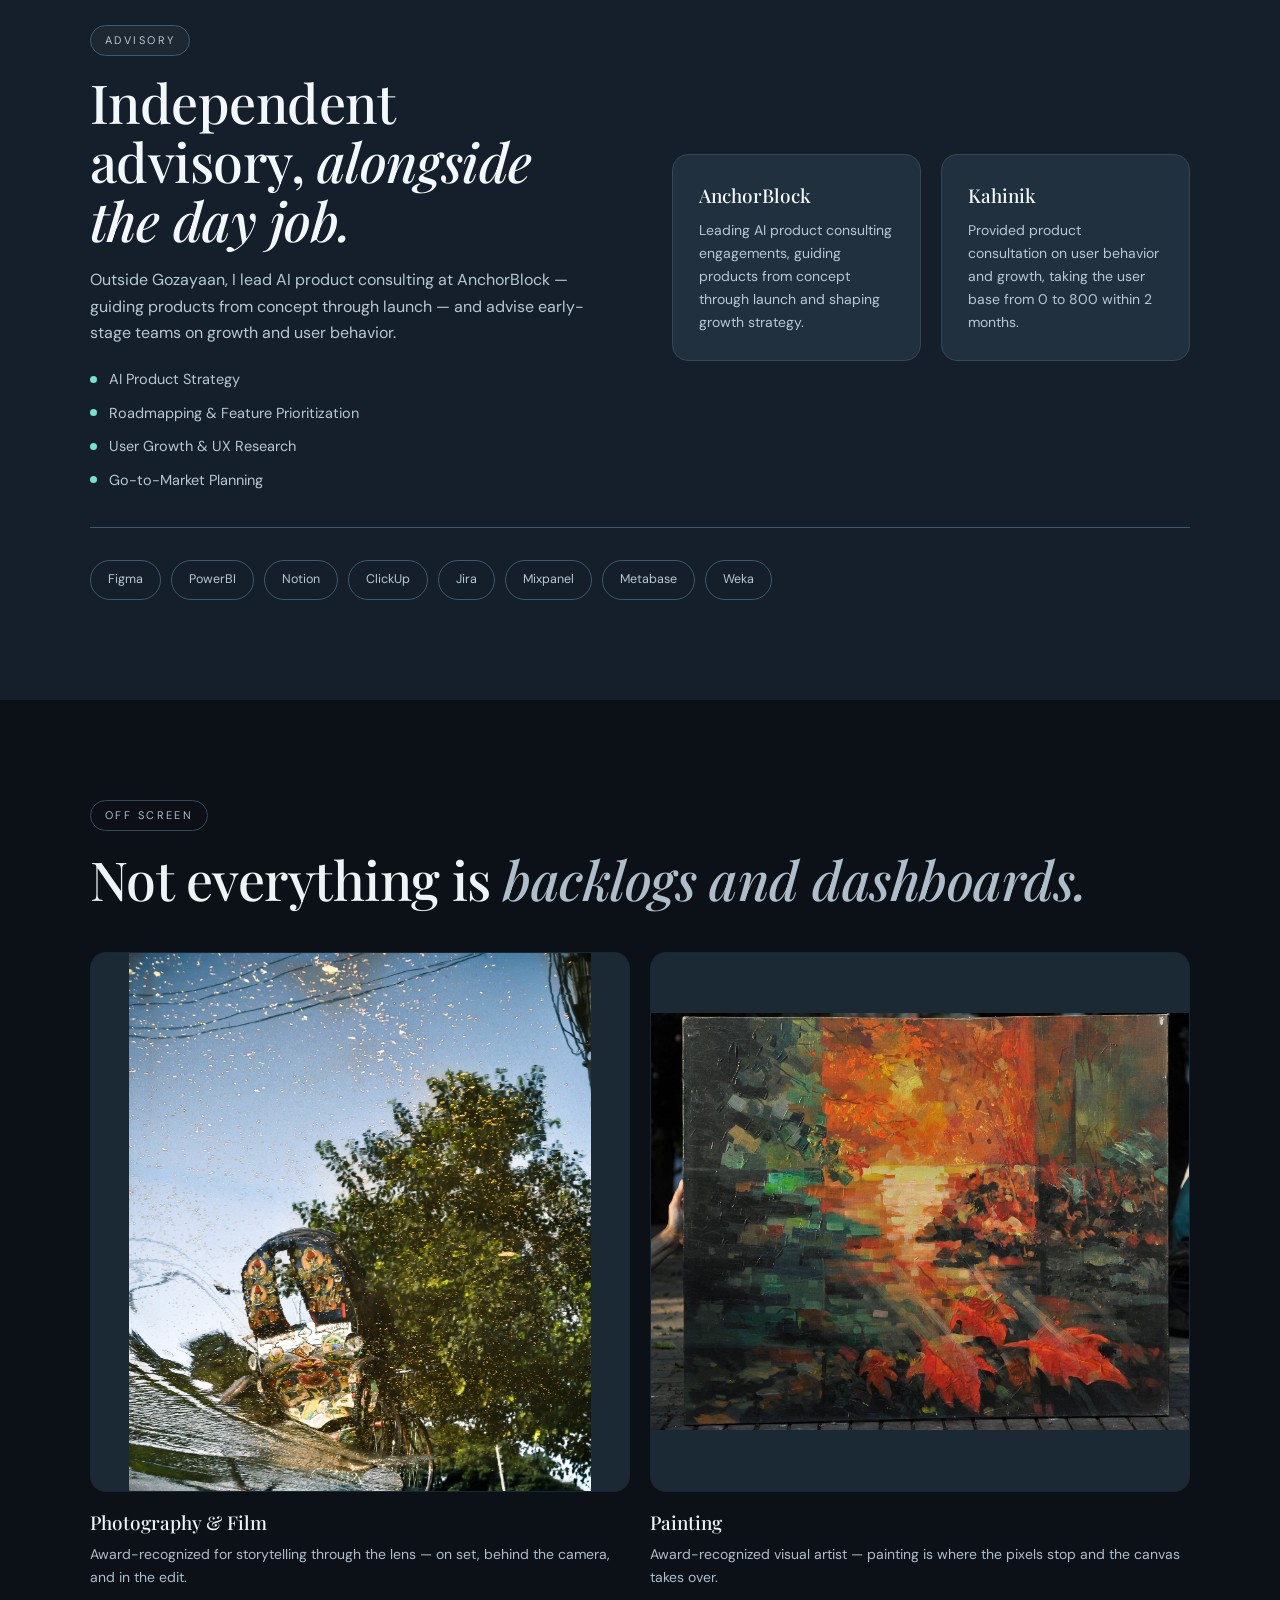
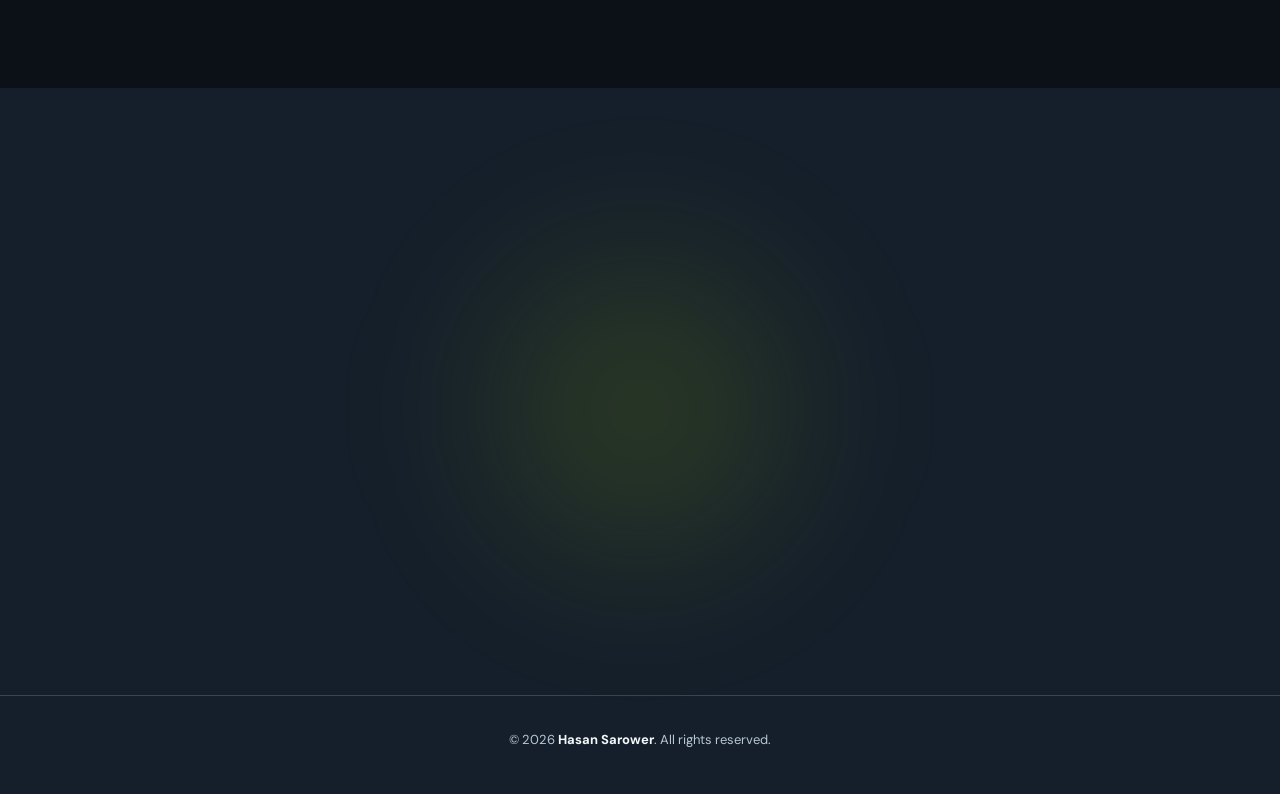
<file: my-portfolio/index.html>
<!doctype html>
<html lang="en">
<head>
  <meta charset="utf-8">
  <meta name="viewport" content="width=device-width, initial-scale=1">
  <title>Hasan Sarower — Portfolio</title>
  <link rel="canonical" href="https://hasansarower.github.io/">
  <meta http-equiv="refresh" content="0; url=https://hasansarower.github.io/">
  <script>window.location.replace('/' + window.location.search + window.location.hash);</script>
</head>
<body>
  <p>My portfolio has moved. <a href="https://hasansarower.github.io/">Visit Hasan Sarower’s portfolio</a>.</p>
</body>
</html>
</file>
<file: assets/vibe.css>
/* Permanent dark palette for page surfaces and inset panels. */
:root{--bg:#0c1117;--bg-2:#121a24;--bg-3:#1b2935;--card:#151f2b;--card-2:#182633;--card-3:#20303e;--border:#354654;--page-text:#edf3f7;--page-muted:#aebdca;--panel-text:#f3f8fb;--panel-muted:#b7c7d4;--line:#354654;--panel-line:#415869;--project-bg:#182633;--nav-bg:rgba(12,17,23,.95);--watermark:#263544;--signal:#71e4ce;--signal-ink:#09241f;--surface-soft:#182633;--logo:#71e4ce;color-scheme:dark}
:root{--ink:var(--page-text);--ink-2:var(--page-text);--muted-ink:var(--page-muted);--dim-ink:var(--page-muted);--accent:var(--signal);--accent-ink:var(--signal-ink);--body:var(--panel-muted)}
body{color:var(--page-text)}
.nav.scrolled{background:var(--nav-bg);border-color:var(--line)}
.nav-links,.nav-links a:hover,.mobile-menu a,.section-title,.display-h,.hc h3,.big-statement .quote,.project .meta h5,.grid-2-sq .cap h4,.edu-meta div .n{color:var(--page-text)}
.section-sub,.edu-body p,.grid-2-sq .cap p,.edu-meta div .t,.section-title em,.project .meta .cat{color:var(--page-muted)}
.hero-watermark{color:var(--watermark)}
.btn-ghost-dark{color:var(--page-text);border-color:var(--line)}
.btn-ghost-dark:hover{color:var(--page-text);border-color:var(--page-text);background:var(--surface-soft)}
.btn-primary:hover{background:var(--signal);filter:brightness(1.08)}
.burger{border-color:var(--line);flex-shrink:0}
.burger span,.burger span::before,.burger span::after{background:var(--page-text)}
.eyebrow{color:var(--page-muted);border-color:var(--line)}
section.deep,.hero-copy h1,section.deep .section-title,section.deep .section-title em,.stat .num,.tl-card h4,.adv-card h4,.big-h,.foot b{color:var(--panel-text)}
section.deep .section-sub,.hero-copy p.lede,.hero-copy .eyebrow,section.deep .eyebrow,.stat .lbl,.tl-card .org,.bullet-list li,.adv-card p,.pill,.contact-sub,.contact-details a,.contact-details span,.foot{color:var(--panel-muted)}
.hero-copy .eyebrow,section.deep .eyebrow,.pill,.stats-grid,.pill-row{border-color:var(--panel-line)}
.btn-ghost,.btn-ghost:hover{color:var(--panel-text);border-color:var(--panel-line)}
.project{background:var(--project-bg);border-color:var(--line)}
.project .overlay{background:linear-gradient(transparent,#101010)}
.project .overlay h4{color:white}
.big-h .green,.big-statement .quote b{background:none;color:var(--signal)}
.big-statement .quote b{color:var(--logo)}
.timeline::before{background:var(--panel-line)}
.nav-actions{display:flex;align-items:center;gap:14px}



@media(max-width:1000px){.nav-links{gap:18px}.nav-actions{gap:9px}}
@media(max-width:860px){.nav-actions{margin-left:auto;margin-right:10px}.logo-sig{font-size:24px}#advisory .split{grid-template-columns:1fr!important}}
@media(max-width:400px){.logo-sig{font-size:23px}}
@media(prefers-reduced-motion:reduce){html{scroll-behavior:auto}.reveal{opacity:1;transform:none;transition:none}}

/* Keep the decorative contact glow inside narrow viewports. */
.contact-glow{width:min(520px,100%)}
</file>
